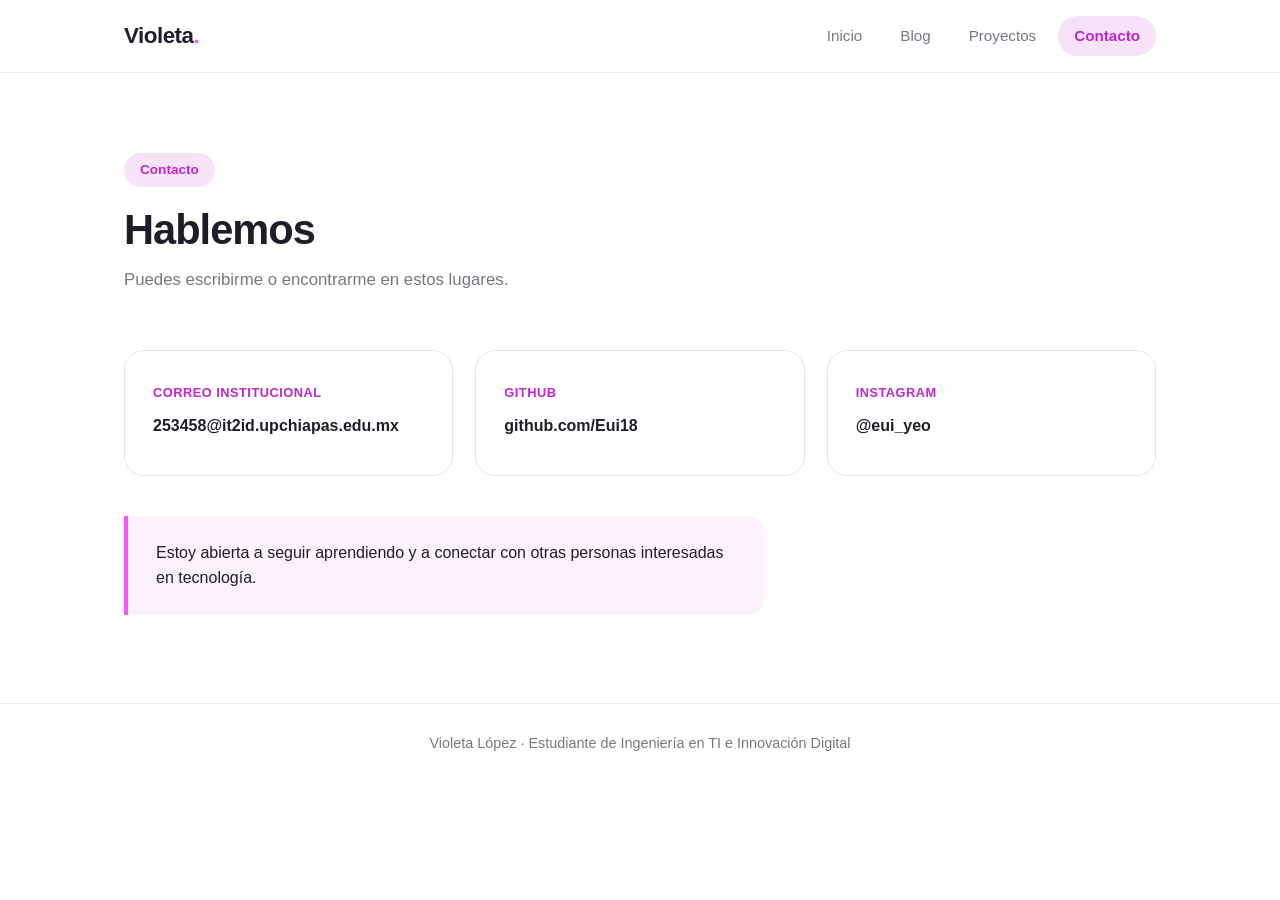
<file: landing/contact.html>
<!DOCTYPE html>
<html lang="es">
<head>
<meta charset="UTF-8">
<meta name="viewport" content="width=device-width, initial-scale=1.0">
<title>Contacto | Violeta</title>
<link rel="stylesheet" href="styles/styles.css">
</head>
<body>
<header class="site-header">
  <div class="container nav">
    <a class="logo" href="index.html">Violeta<span>.</span></a>
    <nav class="menu">
      <a href="../index.html">Inicio</a>
      <a href="blog.html" target="_blank" rel="noopener">Blog</a>
      <a href="proyects.html">Proyectos</a>
      <a class="activo" href="contact.html">Contacto</a>
    </nav>
  </div>
</header>

<main>
  <section class="container encabezado-pagina">
    <span class="etiqueta">Contacto</span>
    <h1>Hablemos</h1>
    <p>Puedes escribirme o encontrarme en estos lugares.</p>
  </section>

  <section class="container seccion-chica">
    <div class="grid grid-3">
      <a class="card enlace-card" href="mailto:253458@it2id.upchiapas.edu.mx">
        <span class="tipo">Correo institucional</span>
        <h3>253458@it2id.upchiapas.edu.mx</h3>
      </a>
      <a class="card enlace-card" href="https://github.com/Eui18" target="_blank" rel="noopener">
        <span class="tipo">GitHub</span>
        <h3>github.com/Eui18</h3>
      </a>
      <a class="card enlace-card" href="https://www.instagram.com/eui_yeo/" target="_blank" rel="noopener">
        <span class="tipo">Instagram</span>
        <h3>@eui_yeo</h3>
      </a>
    </div>
    <p class="cierre">Estoy abierta a seguir aprendiendo y a conectar con otras personas interesadas en tecnología.</p>
  </section>
</main>

<footer class="site-footer">
  <div class="container">
    <p>Violeta López · Estudiante de Ingeniería en TI e Innovación Digital</p>
  </div>
</footer>
</body>
</html>
</file>
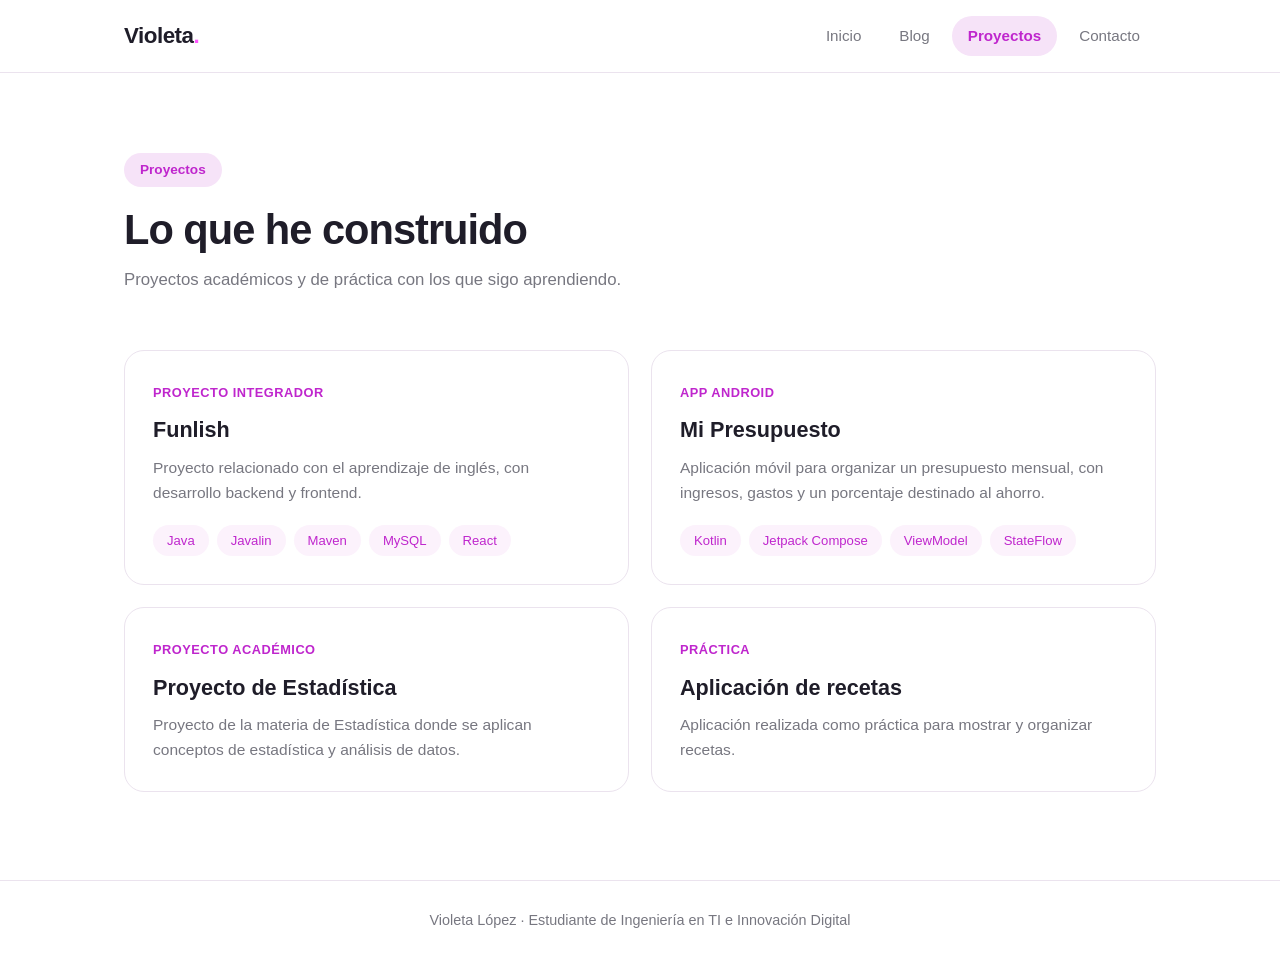
<file: landing/proyects.html>
<!DOCTYPE html>
<html lang="es">
<head>
<meta charset="UTF-8">
<meta name="viewport" content="width=device-width, initial-scale=1.0">
<title>Proyectos | Violeta</title>
<link rel="stylesheet" href="styles/styles.css">
</head>
<body>
<header class="site-header">
  <div class="container nav">
    <a class="logo" href="index.html">Violeta<span>.</span></a>
    <nav class="menu">
      <a href="../index.html">Inicio</a>
      <a href="blog.html" target="_blank" rel="noopener">Blog</a>
      <a class="activo" href="proyects.html">Proyectos</a>
      <a href="contact.html">Contacto</a>
    </nav>
  </div>
</header>

<main>
  <section class="container encabezado-pagina">
    <span class="etiqueta">Proyectos</span>
    <h1>Lo que he construido</h1>
    <p>Proyectos académicos y de práctica con los que sigo aprendiendo.</p>
  </section>

  <section class="container seccion-chica">
    <div class="grid grid-2">
      <article class="card proyecto">
        <span class="tipo">Proyecto integrador</span>
        <h3>Funlish</h3>
        <p>Proyecto relacionado con el aprendizaje de inglés, con desarrollo backend y frontend.</p>
        <div class="chips chips-chicos">
          <span>Java</span>
          <span>Javalin</span>
          <span>Maven</span>
          <span>MySQL</span>
          <span>React</span>
        </div>
      </article>
      <article class="card proyecto">
        <span class="tipo">App Android</span>
        <h3>Mi Presupuesto</h3>
        <p>Aplicación móvil para organizar un presupuesto mensual, con ingresos, gastos y un porcentaje destinado al ahorro.</p>
        <div class="chips chips-chicos">
          <span>Kotlin</span>
          <span>Jetpack Compose</span>
          <span>ViewModel</span>
          <span>StateFlow</span>
        </div>
      </article>
      <article class="card proyecto">
        <span class="tipo">Proyecto académico</span>
        <h3>Proyecto de Estadística</h3>
        <p>Proyecto de la materia de Estadística donde se aplican conceptos de estadística y análisis de datos.</p>
      </article>
      <article class="card proyecto">
        <span class="tipo">Práctica</span>
        <h3>Aplicación de recetas</h3>
        <p>Aplicación realizada como práctica para mostrar y organizar recetas.</p>
      </article>
    </div>
  </section>
</main>

<footer class="site-footer">
  <div class="container">
    <p>Violeta López · Estudiante de Ingeniería en TI e Innovación Digital</p>
  </div>
</footer>
</body>
</html>
</file>
<file: landing/styles/styles.css>
:root {
  --rosa: #FF55FF;
  --morado: #BF26CD;
  --gris-claro: #F2F2F5;
  --blanco: #FFFFFF;
  --texto: #1F1D29;
  --suave: #777780;
  --tinte: #FCF2FC;
  --tinte-fuerte: #F6E3F8;
  --borde: #EBE3EE;
}

* {
  box-sizing: border-box;
  margin: 0;
  padding: 0;
}

html {
  scroll-behavior: smooth;
  scroll-padding-top: 76px;
}

body {
  font-family: "Segoe UI", Roboto, "Helvetica Neue", Arial, sans-serif;
  background: #FFFFFF;
  color: var(--texto);
  line-height: 1.6;
}

a {
  color: inherit;
  text-decoration: none;
}

.container {
  max-width: 1080px;
  margin: 0 auto;
  padding: 0 24px;
}

.site-header {
  position: sticky;
  top: 0;
  z-index: 10;
  background: rgba(255, 255, 255, 0.95);
  border-bottom: 1px solid var(--borde);
  transition: box-shadow 0.2s;
}

.site-header.con-sombra {
  box-shadow: 0 4px 16px rgba(31, 29, 41, 0.06);
}

.nav {
  display: flex;
  align-items: center;
  justify-content: space-between;
  padding-top: 16px;
  padding-bottom: 16px;
  gap: 16px;
}

.logo {
  font-size: 1.4rem;
  font-weight: 800;
  letter-spacing: -0.5px;
}

.logo span {
  color: var(--rosa);
}

.menu {
  display: flex;
  gap: 6px;
  flex-wrap: wrap;
}

.menu a {
  padding: 8px 16px;
  border-radius: 999px;
  font-size: 0.95rem;
  color: var(--suave);
  transition: background 0.2s, color 0.2s;
}

.menu a:hover {
  background: var(--tinte);
  color: var(--morado);
}

.menu a.activo {
  background: var(--tinte-fuerte);
  color: var(--morado);
  font-weight: 600;
}

.hero {
  display: grid;
  grid-template-columns: 1.2fr 1fr;
  gap: 56px;
  align-items: center;
  padding-top: 88px;
  padding-bottom: 72px;
}

.etiqueta {
  display: inline-block;
  padding: 6px 16px;
  border-radius: 999px;
  background: var(--tinte-fuerte);
  color: var(--morado);
  font-size: 0.85rem;
  font-weight: 600;
  margin-bottom: 20px;
}

h1 {
  font-size: 3.2rem;
  line-height: 1.1;
  letter-spacing: -1px;
  margin-bottom: 14px;
}

.destacado {
  font-size: 1.45rem;
  font-weight: 600;
  color: var(--morado);
  line-height: 1.35;
  margin-bottom: 18px;
}

.descripcion {
  color: var(--suave);
  font-size: 1.05rem;
  max-width: 520px;
  margin-bottom: 32px;
}

.botones {
  display: flex;
  gap: 14px;
  flex-wrap: wrap;
}

.btn {
  display: inline-block;
  padding: 13px 28px;
  border-radius: 999px;
  font-weight: 600;
  font-size: 0.95rem;
  transition: transform 0.2s, background 0.2s;
}

.btn:hover {
  transform: translateY(-2px);
}

.btn-principal {
  background: var(--morado);
  color: var(--blanco);
}

.btn-principal:hover {
  background: var(--rosa);
}

.btn-secundario {
  border: 1.5px solid var(--morado);
  color: var(--morado);
}

.btn-secundario:hover {
  background: var(--tinte);
}

.hero-visual {
  position: relative;
  display: flex;
  justify-content: center;
}

.hero-visual::before {
  content: "";
  position: absolute;
  width: 160px;
  height: 160px;
  border-radius: 50%;
  background: var(--tinte-fuerte);
  top: -24px;
  right: 8px;
}

.snippet {
  position: relative;
  width: 100%;
  max-width: 340px;
  background: var(--blanco);
  border: 1px solid var(--borde);
  border-radius: 20px;
  box-shadow: 0 8px 24px rgba(31, 29, 41, 0.06);
  overflow: hidden;
}

.snippet-archivo {
  padding: 10px 20px;
  background: var(--gris-claro);
  color: var(--suave);
  font-family: "Consolas", "Courier New", monospace;
  font-size: 0.78rem;
}

.snippet pre {
  padding: 20px;
  font-family: "Consolas", "Courier New", monospace;
  font-size: 0.82rem;
  line-height: 1.7;
  color: var(--texto);
  white-space: pre-wrap;
}

.seccion {
  padding-top: 48px;
  padding-bottom: 48px;
}

.seccion-chica {
  padding-top: 8px;
  padding-bottom: 88px;
}

.titulo {
  font-size: 1.7rem;
  letter-spacing: -0.5px;
  margin-bottom: 28px;
  display: inline-block;
}

.titulo::after {
  content: "";
  display: block;
  width: 48%;
  height: 4px;
  border-radius: 4px;
  background: var(--rosa);
  margin-top: 8px;
}

.titulo-corto {
  margin-bottom: 12px;
}

.intro {
  color: var(--suave);
  max-width: 640px;
  margin-bottom: 28px;
}

.grid {
  display: grid;
  gap: 22px;
}

.grid-3 {
  grid-template-columns: repeat(3, 1fr);
}

.grid-2 {
  grid-template-columns: repeat(2, 1fr);
}

.card {
  display: block;
  background: var(--blanco);
  border: 1px solid var(--borde);
  border-radius: 20px;
  padding: 28px;
  transition: transform 0.25s, box-shadow 0.25s, border-color 0.25s;
}

.card:hover {
  transform: translateY(-4px);
  border-color: var(--rosa);
  box-shadow: 0 12px 28px rgba(191, 38, 205, 0.1);
}

.card h3 {
  font-size: 1.15rem;
  margin-bottom: 8px;
}

.card p {
  color: var(--suave);
  font-size: 0.97rem;
}

.numero {
  display: inline-flex;
  align-items: center;
  justify-content: center;
  width: 38px;
  height: 38px;
  border-radius: 50%;
  background: var(--tinte-fuerte);
  color: var(--morado);
  font-weight: 700;
  margin-bottom: 16px;
}

.banda {
  background: var(--tinte);
  border-radius: 28px;
  padding: 48px;
}

.banda p {
  max-width: 640px;
  color: var(--suave);
  font-size: 1.05rem;
  margin-bottom: 26px;
}

.pasos {
  display: flex;
  flex-wrap: wrap;
  gap: 10px;
}

.pasos span {
  background: var(--blanco);
  border: 1px solid var(--tinte-fuerte);
  color: var(--morado);
  padding: 8px 18px;
  border-radius: 999px;
  font-weight: 600;
  font-size: 0.9rem;
}

.chips {
  display: flex;
  flex-wrap: wrap;
  gap: 12px;
}

.chips span {
  background: var(--gris-claro);
  padding: 10px 20px;
  border-radius: 999px;
  font-size: 0.95rem;
  transition: background 0.2s, color 0.2s;
}

.chips span:hover {
  background: var(--tinte-fuerte);
  color: var(--morado);
}

.chips-chicos {
  margin-top: 20px;
  gap: 8px;
}

.chips-chicos span {
  padding: 5px 14px;
  font-size: 0.82rem;
  background: var(--tinte);
  color: var(--morado);
}

.encabezado-pagina {
  padding-top: 80px;
  padding-bottom: 48px;
}

.encabezado-pagina h1 {
  font-size: 2.6rem;
}

.encabezado-pagina p {
  max-width: 640px;
  color: var(--suave);
  font-size: 1.05rem;
}

.tipo {
  display: inline-block;
  font-size: 0.8rem;
  font-weight: 700;
  letter-spacing: 0.5px;
  text-transform: uppercase;
  color: var(--morado);
  margin-bottom: 10px;
}

.proyecto h3 {
  font-size: 1.35rem;
}

.enlace-card h3 {
  font-size: 1rem;
  word-break: break-word;
}

.cierre {
  margin-top: 40px;
  padding: 24px 28px;
  border-left: 4px solid var(--rosa);
  background: var(--tinte);
  border-radius: 0 16px 16px 0;
  color: var(--texto);
  max-width: 640px;
}

.site-footer {
  border-top: 1px solid var(--borde);
  padding: 28px 0;
  text-align: center;
  color: var(--suave);
  font-size: 0.9rem;
}

@media (max-width: 860px) {
  .hero {
    grid-template-columns: 1fr;
    padding-top: 56px;
    gap: 48px;
  }

  .grid-3,
  .grid-2 {
    grid-template-columns: 1fr;
  }

  h1 {
    font-size: 2.5rem;
  }

  .banda {
    padding: 32px 24px;
  }
}

@media (max-width: 560px) {
  .nav {
    flex-direction: column;
    gap: 10px;
  }

  .menu {
    justify-content: center;
  }

  .encabezado-pagina h1 {
    font-size: 2.1rem;
  }

  html {
    scroll-padding-top: 130px;
  }
}
</file>
